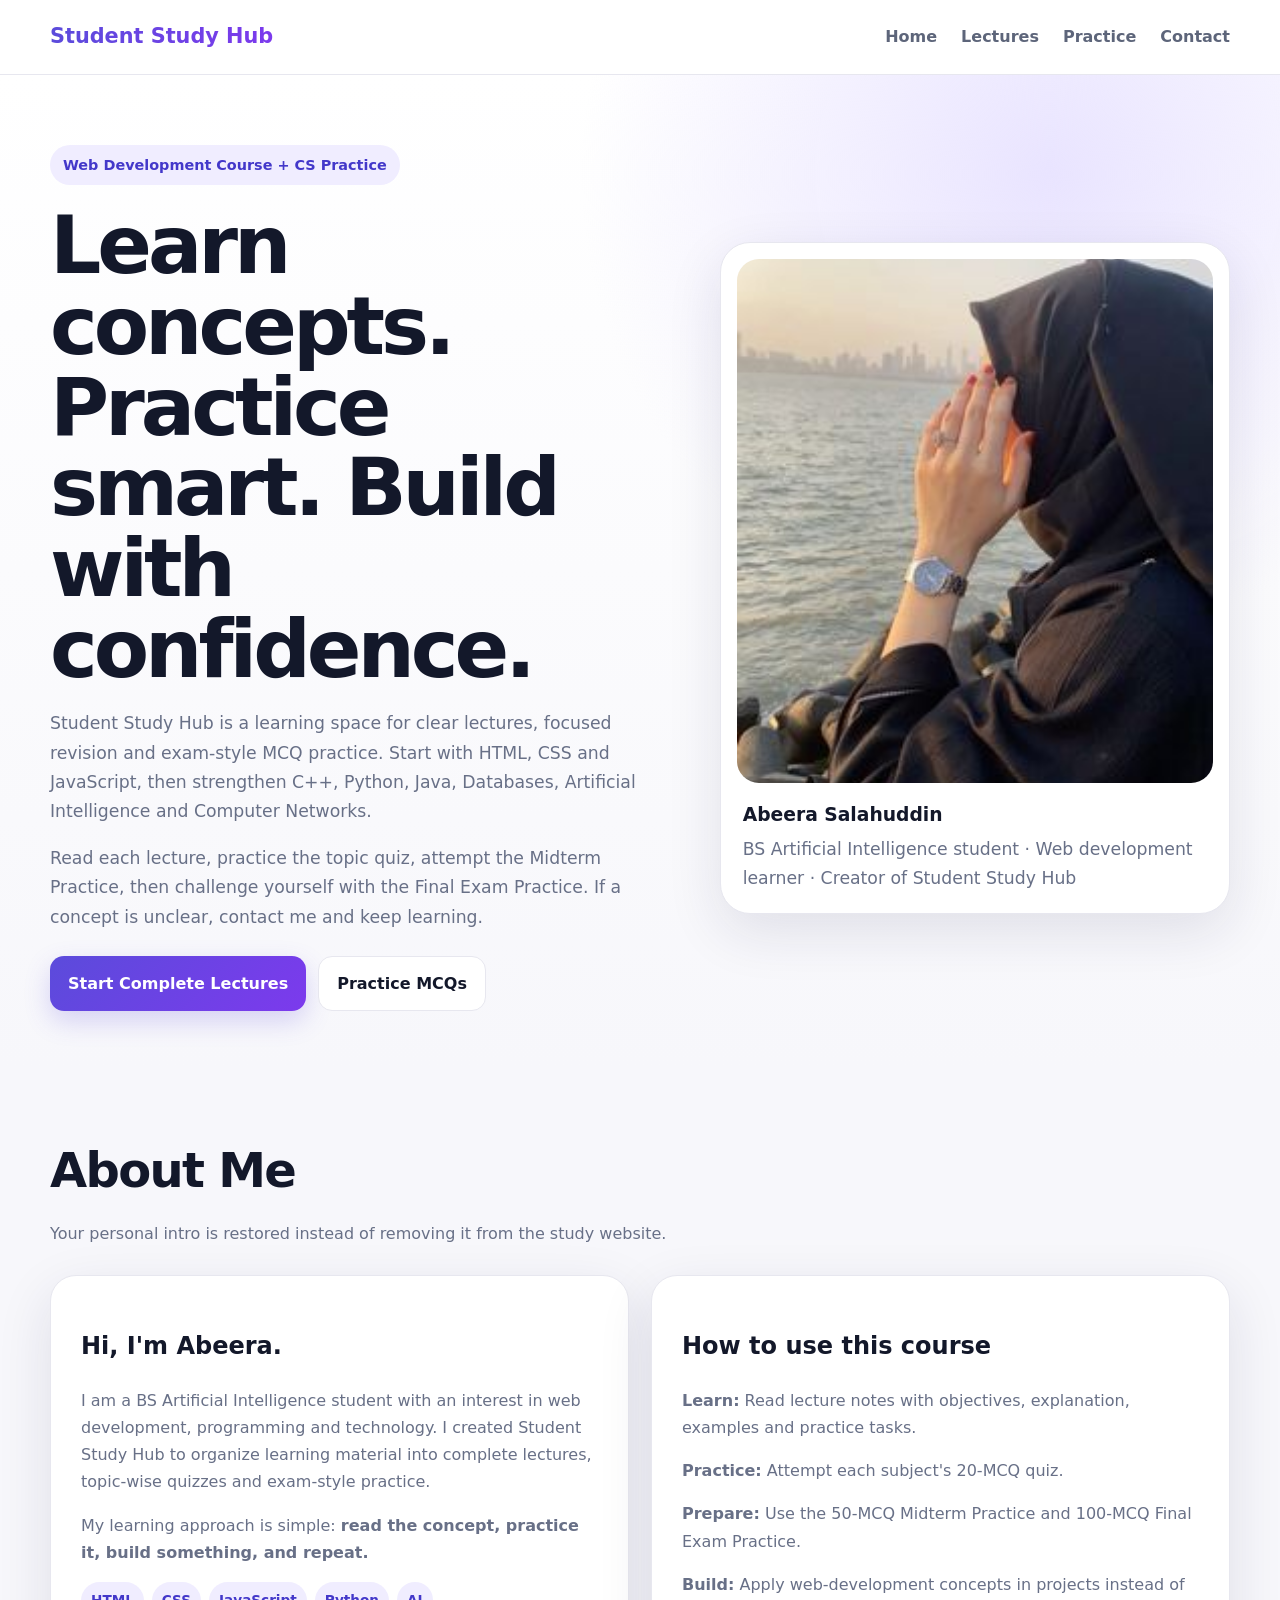
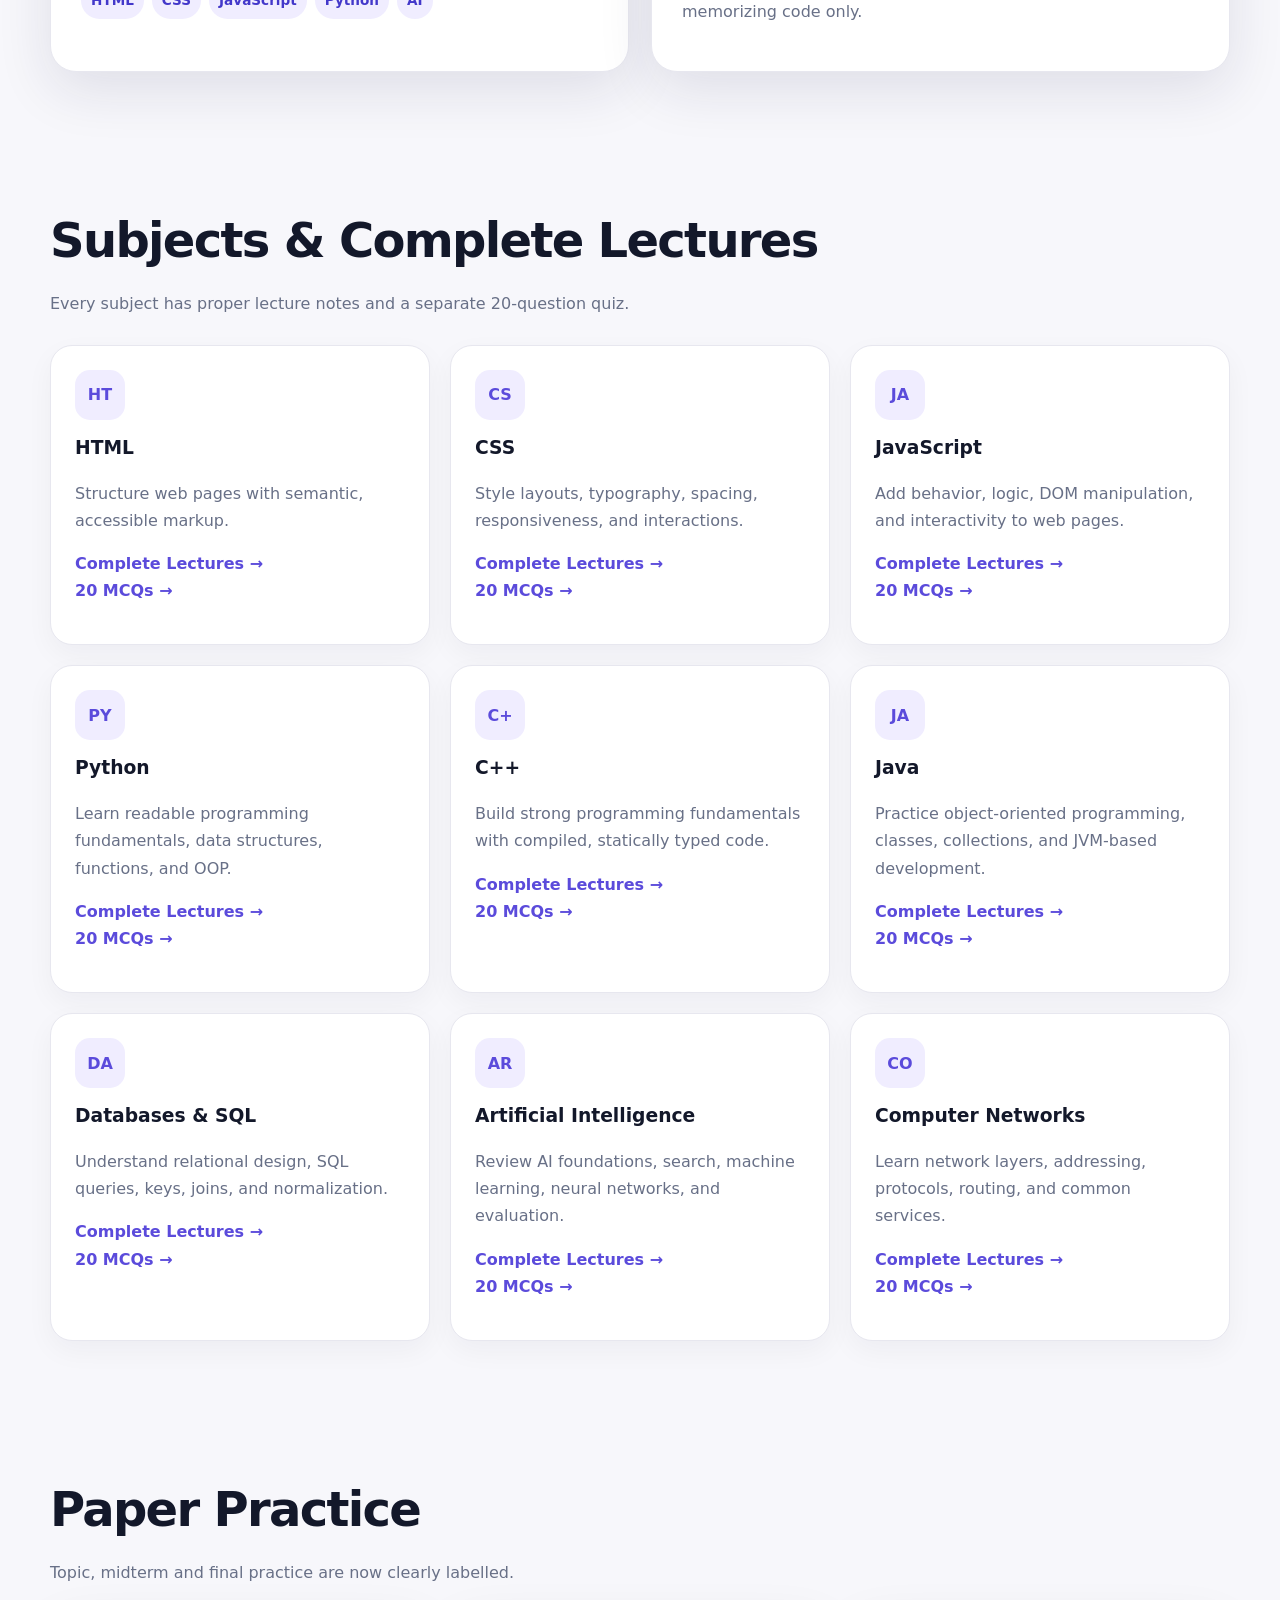
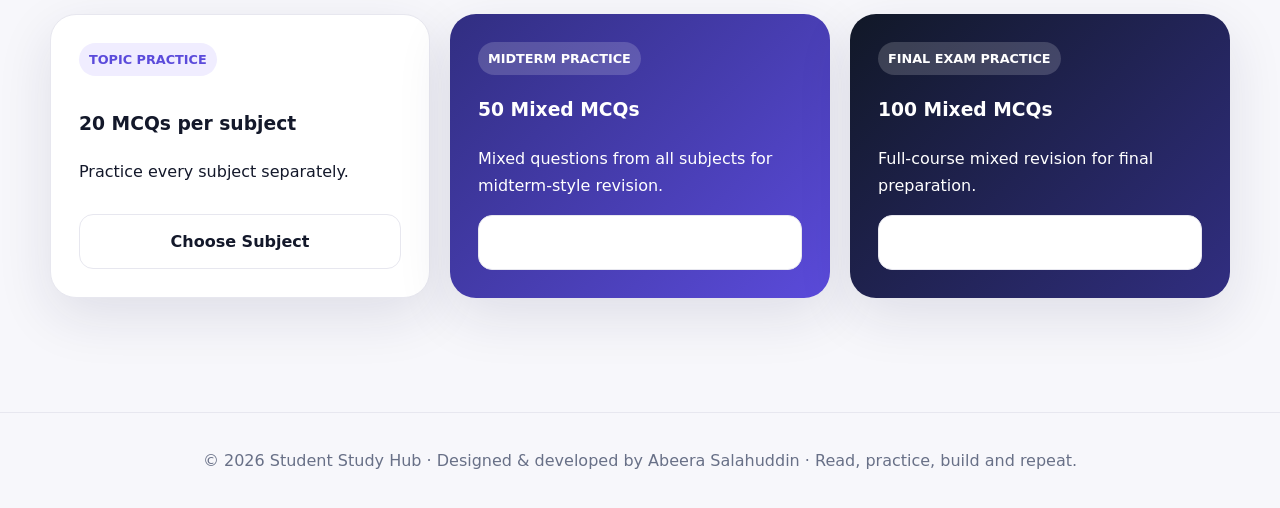
<file: index.html>
<!doctype html><html lang="en"><head><meta charset="utf-8"><meta name="viewport" content="width=device-width,initial-scale=1"><title>Student Study Hub</title><link rel="stylesheet" href="style.css"></head><body><header class="navbar"><div class="container nav-inner"><a class="brand" href="index.html">Student Study Hub</a><button class="menu">☰</button><nav class="nav-links"><a href="index.html">Home</a><a href="notes.html">Lectures</a><a href="quizzes.html">Practice</a><a href="contact.html">Contact</a></nav></div></header><main>
<section class="hero"><div class="container hero-grid"><div class="reveal"><span class="kicker">Web Development Course + CS Practice</span><h1>Learn concepts. Practice smart. Build with confidence.</h1><p>Student Study Hub is a learning space for clear lectures, focused revision and exam-style MCQ practice. Start with HTML, CSS and JavaScript, then strengthen C++, Python, Java, Databases, Artificial Intelligence and Computer Networks.</p><p>Read each lecture, practice the topic quiz, attempt the Midterm Practice, then challenge yourself with the Final Exam Practice. If a concept is unclear, contact me and keep learning.</p><div class="buttons"><a class="btn primary" href="notes.html">Start Complete Lectures</a><a class="btn secondary" href="quizzes.html">Practice MCQs</a></div></div><div class="intro-card reveal"><div class="profile"><img src="assets/profile.jpg" alt="Abeera Salahuddin"></div><div class="caption"><h3>Abeera Salahuddin</h3><p>BS Artificial Intelligence student · Web development learner · Creator of Student Study Hub</p></div></div></div></section>
<section class="section"><div class="container"><h2 class="section-title">About Me</h2><p class="section-sub">Your personal intro is restored instead of removing it from the study website.</p><div class="about"><article class="panel reveal"><h2>Hi, I'm Abeera.</h2><p>I am a BS Artificial Intelligence student with an interest in web development, programming and technology. I created Student Study Hub to organize learning material into complete lectures, topic-wise quizzes and exam-style practice.</p><p>My learning approach is simple: <b>read the concept, practice it, build something, and repeat.</b></p><div class="skills"><span class="skill">HTML</span><span class="skill">CSS</span><span class="skill">JavaScript</span><span class="skill">Python</span><span class="skill">AI</span></div></article><article class="panel reveal"><h2>How to use this course</h2><p><b>Learn:</b> Read lecture notes with objectives, explanation, examples and practice tasks.</p><p><b>Practice:</b> Attempt each subject's 20-MCQ quiz.</p><p><b>Prepare:</b> Use the 50-MCQ Midterm Practice and 100-MCQ Final Exam Practice.</p><p><b>Build:</b> Apply web-development concepts in projects instead of memorizing code only.</p></article></div></div></section>
<section class="section"><div class="container"><h2 class="section-title">Subjects & Complete Lectures</h2><p class="section-sub">Every subject has proper lecture notes and a separate 20-question quiz.</p><div id="subjectGrid" class="grid"></div></div></section>
<section class="section"><div class="container"><h2 class="section-title">Paper Practice</h2><p class="section-sub">Topic, midterm and final practice are now clearly labelled.</p><div class="exam-grid"><article class="exam topic reveal"><span class="badge">TOPIC PRACTICE</span><div><h3>20 MCQs per subject</h3><p>Practice every subject separately.</p></div><a class="btn secondary" href="quizzes.html">Choose Subject</a></article><article class="exam mid reveal"><span class="badge">MIDTERM PRACTICE</span><div><h3>50 Mixed MCQs</h3><p>Mixed questions from all subjects for midterm-style revision.</p></div><a class="btn secondary" href="quizzes.html?subject=all&count=50">Start 50 MCQs</a></article><article class="exam final reveal"><span class="badge">FINAL EXAM PRACTICE</span><div><h3>100 Mixed MCQs</h3><p>Full-course mixed revision for final preparation.</p></div><a class="btn secondary" href="quizzes.html?subject=all&count=100">Start 100 MCQs</a></article></div></div></section>
</main><footer>© 2026 Student Study Hub · Designed & developed by Abeera Salahuddin · Read, practice, build and repeat.</footer><script src="data.js"></script><script src="script.js"></script></body></html>
<!-- redeploy -->
</file>
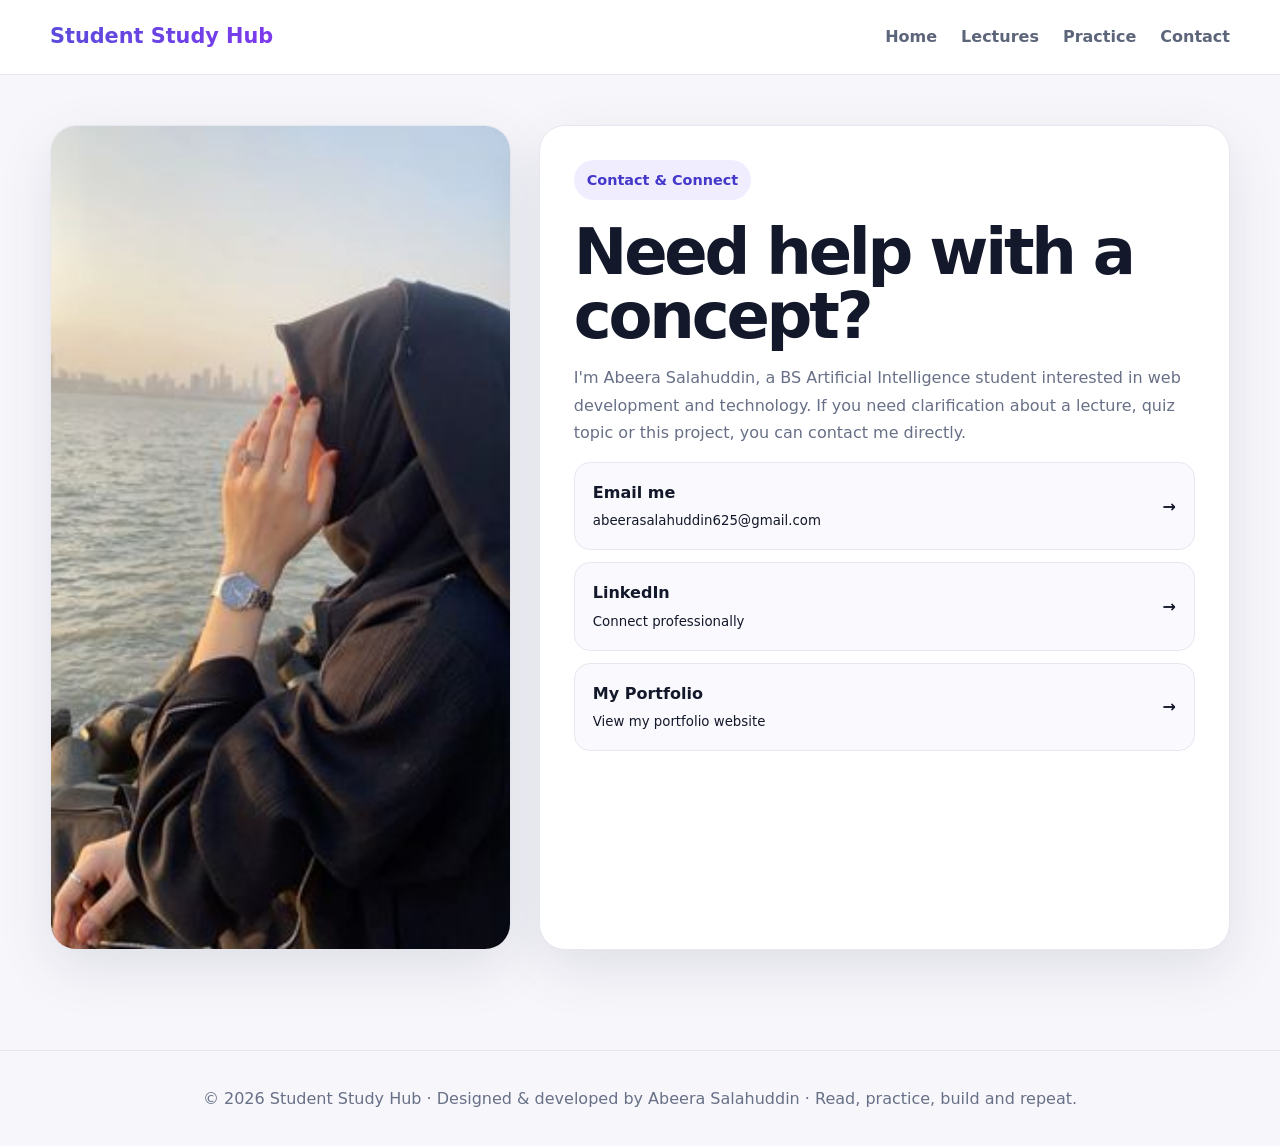
<file: contact.html>
<!doctype html><html lang="en"><head><meta charset="utf-8"><meta name="viewport" content="width=device-width,initial-scale=1"><title>Contact | Student Study Hub</title><link rel="stylesheet" href="style.css"></head><body><header class="navbar"><div class="container nav-inner"><a class="brand" href="index.html">Student Study Hub</a><button class="menu">☰</button><nav class="nav-links"><a href="index.html">Home</a><a href="notes.html">Lectures</a><a href="quizzes.html">Practice</a><a href="contact.html">Contact</a></nav></div></header><main><section class="page"><div class="container"><div class="contact"><div class="contact-photo reveal"><img src="assets/profile.jpg" alt="Abeera Salahuddin"></div><div class="contact-panel reveal"><span class="kicker">Contact & Connect</span><h1>Need help with a concept?</h1><p>I'm Abeera Salahuddin, a BS Artificial Intelligence student interested in web development and technology. If you need clarification about a lecture, quiz topic or this project, you can contact me directly.</p><a class="contact-item" href="mailto:abeerasalahuddin625@gmail.com"><span><b>Email me</b><br><small>abeerasalahuddin625@gmail.com</small></span><b>→</b></a><a class="contact-item" href="https://www.linkedin.com/in/abeera-salahuddin-80b7b9400/" target="_blank" rel="noopener"><span><b>LinkedIn</b><br><small>Connect professionally</small></span><b>→</b></a><a class="contact-item" href="https://abeera2449.github.io/abeera-portfolio/" target="_blank" rel="noopener"><span><b>My Portfolio</b><br><small>View my portfolio website</small></span><b>→</b></a></div></div></div></section></main><footer>© 2026 Student Study Hub · Designed & developed by Abeera Salahuddin · Read, practice, build and repeat.</footer><script src="script.js"></script></body></html>
</file>
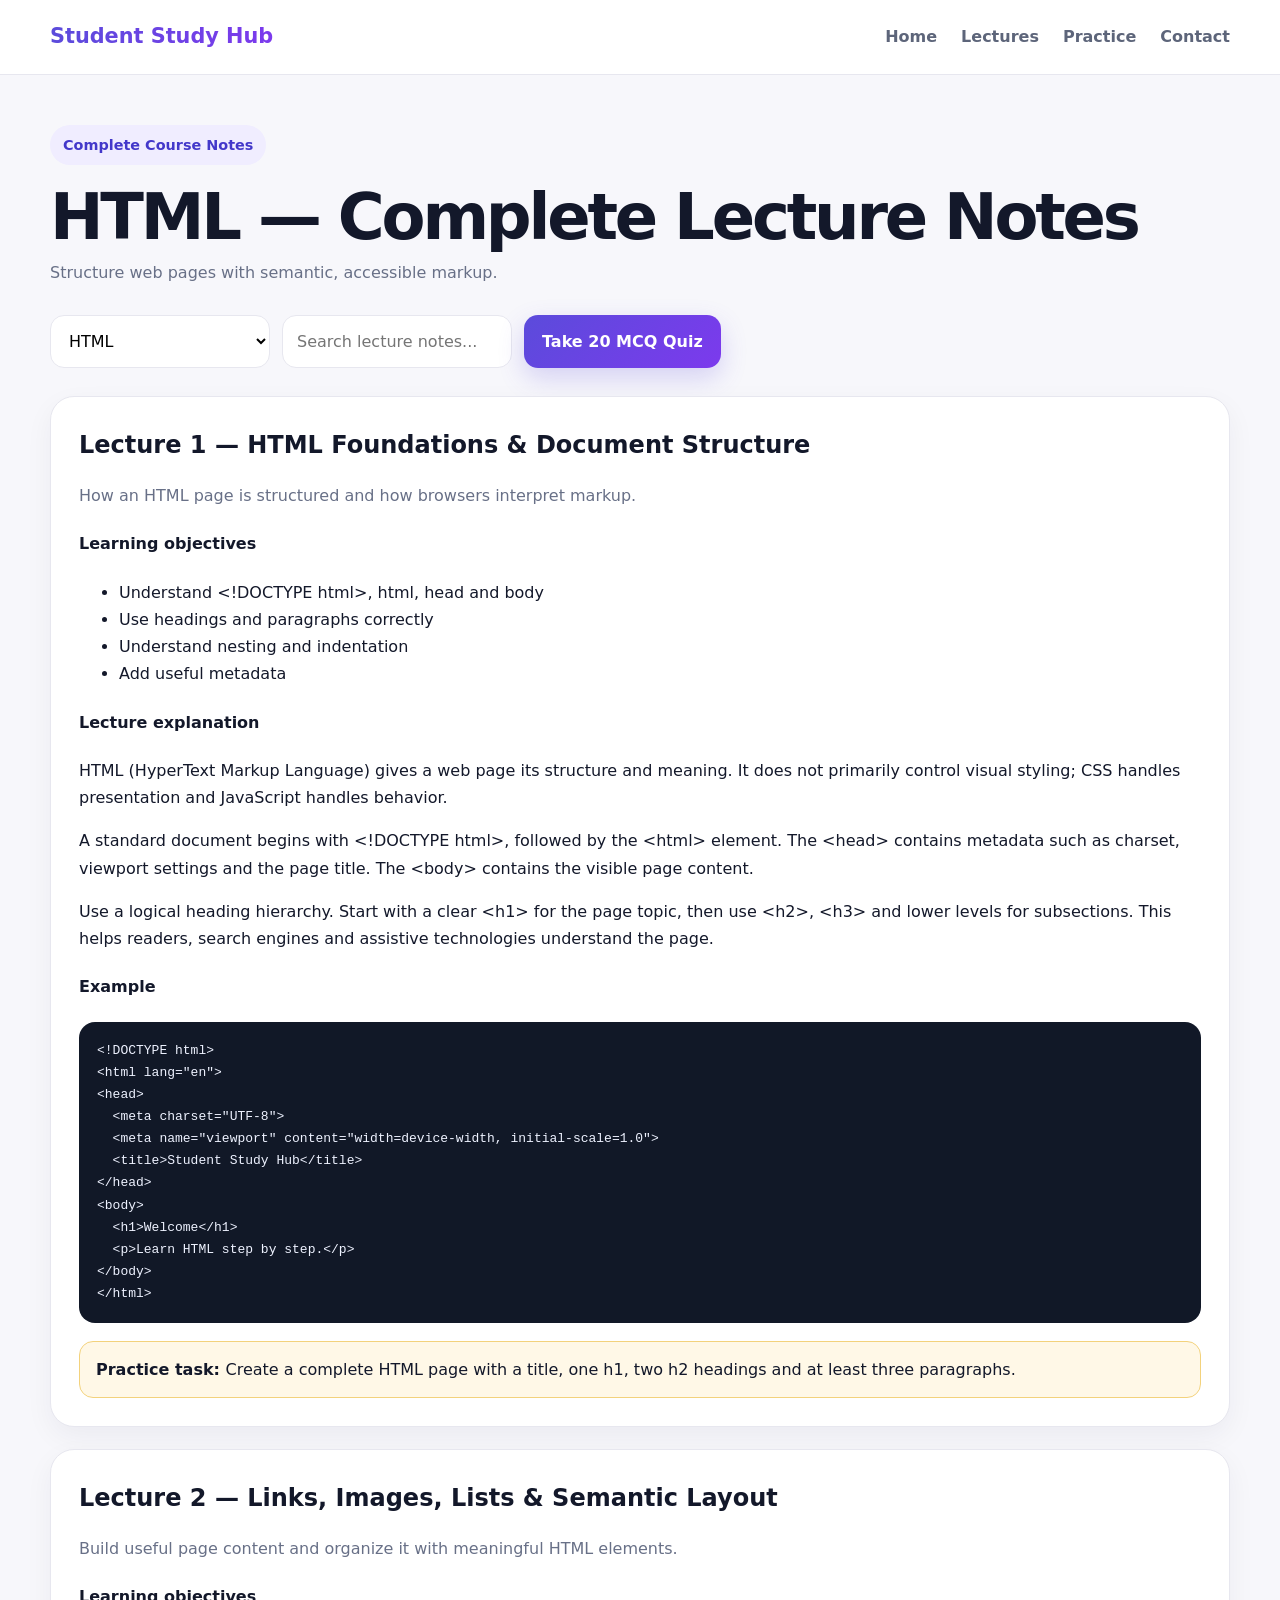
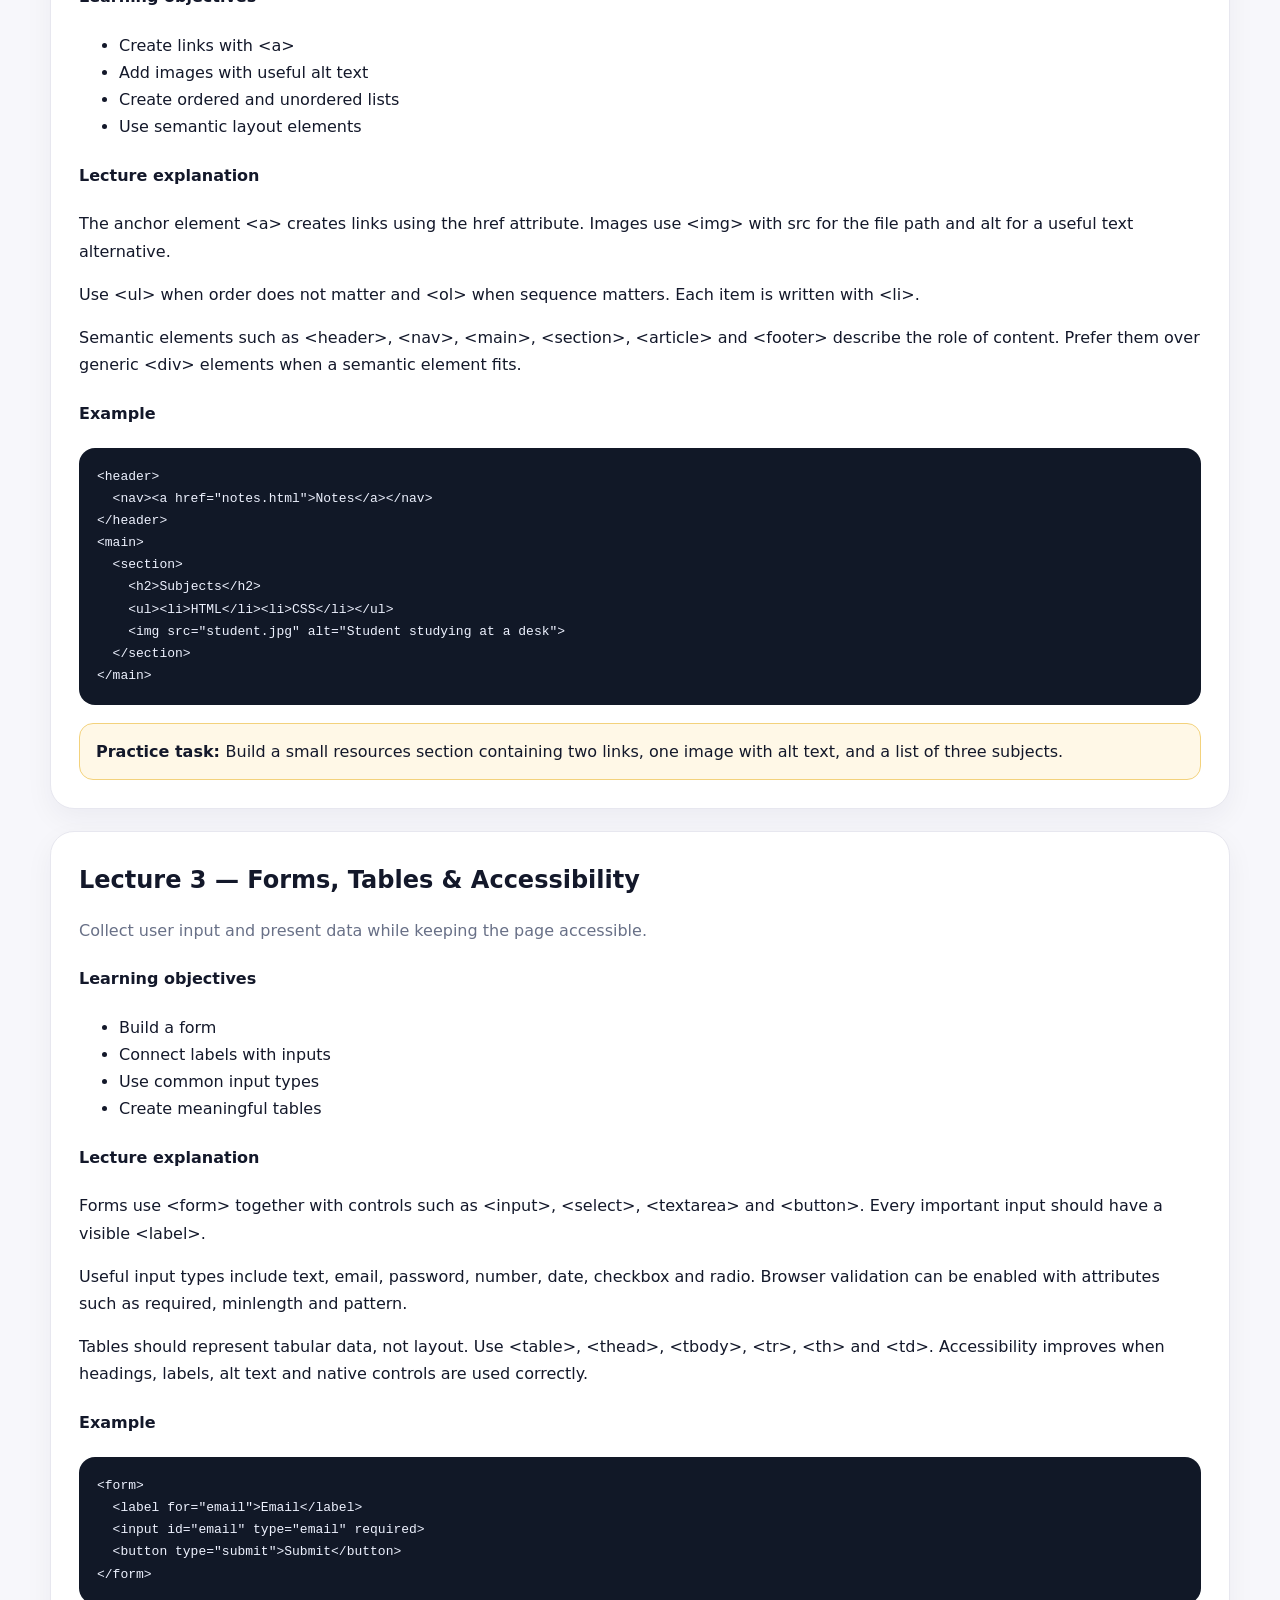
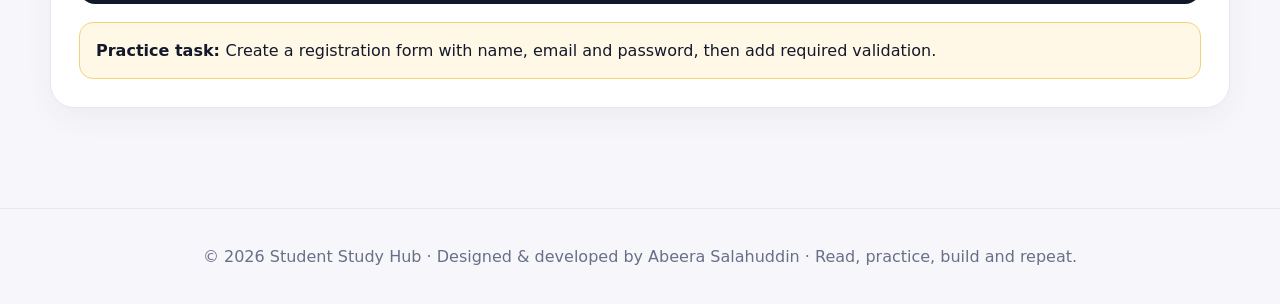
<file: notes.html>
<!doctype html><html lang="en"><head><meta charset="utf-8"><meta name="viewport" content="width=device-width,initial-scale=1"><title>Complete Lectures | Student Study Hub</title><link rel="stylesheet" href="style.css"></head><body><header class="navbar"><div class="container nav-inner"><a class="brand" href="index.html">Student Study Hub</a><button class="menu">☰</button><nav class="nav-links"><a href="index.html">Home</a><a href="notes.html">Lectures</a><a href="quizzes.html">Practice</a><a href="contact.html">Contact</a></nav></div></header><main><section class="page"><div class="container"><span class="kicker">Complete Course Notes</span><h1 id="notesTitle">Complete Lecture Notes</h1><p id="notesDesc" class="section-sub"></p><div class="controls"><select id="subjectSelect"></select><input id="noteSearch" type="search" placeholder="Search lecture notes..."><a id="notesQuiz" class="btn primary" href="quizzes.html">Take 20 MCQ Quiz</a></div><div id="lectureList" class="lectures"></div></div></section></main><footer>© 2026 Student Study Hub · Designed & developed by Abeera Salahuddin · Read, practice, build and repeat.</footer><script src="data.js"></script><script src="lectures.js"></script><script src="script.js"></script></body></html>
</file>
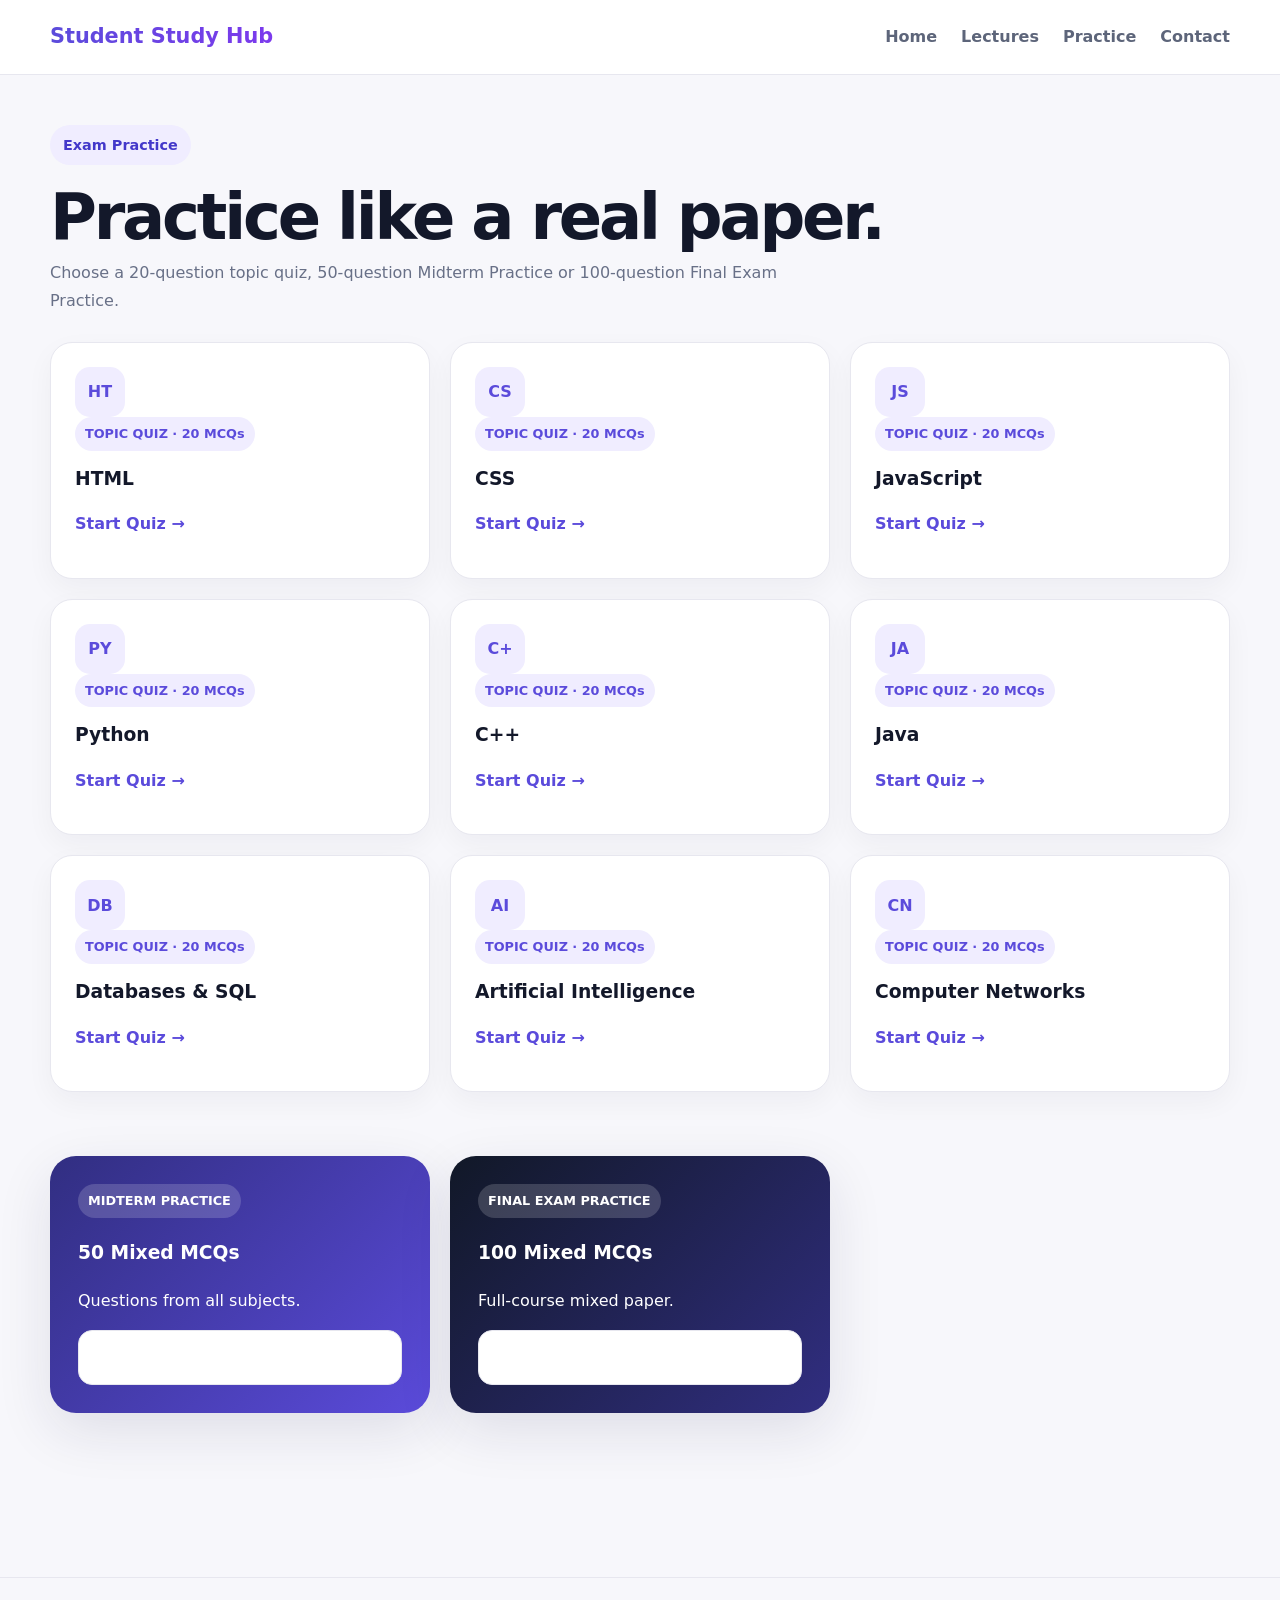
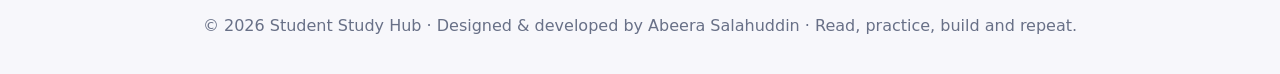
<file: quizzes.html>
<!doctype html><html lang="en"><head><meta charset="utf-8"><meta name="viewport" content="width=device-width,initial-scale=1"><title>Practice MCQs | Student Study Hub</title><link rel="stylesheet" href="style.css"></head><body><header class="navbar"><div class="container nav-inner"><a class="brand" href="index.html">Student Study Hub</a><button class="menu">☰</button><nav class="nav-links"><a href="index.html">Home</a><a href="notes.html">Lectures</a><a href="quizzes.html">Practice</a><a href="contact.html">Contact</a></nav></div></header><main><section class="page"><div class="container"><div id="quizMenu"><span class="kicker">Exam Practice</span><h1>Practice like a real paper.</h1><p class="section-sub">Choose a 20-question topic quiz, 50-question Midterm Practice or 100-question Final Exam Practice.</p><div class="grid"><article class="card reveal"><div class="icon">HT</div><span class="badge" style="background:var(--soft);color:var(--p)">TOPIC QUIZ · 20 MCQs</span><h3>HTML</h3><p><a class="link" href="quizzes.html?subject=html&count=20">Start Quiz →</a></p></article><article class="card reveal"><div class="icon">CS</div><span class="badge" style="background:var(--soft);color:var(--p)">TOPIC QUIZ · 20 MCQs</span><h3>CSS</h3><p><a class="link" href="quizzes.html?subject=css&count=20">Start Quiz →</a></p></article><article class="card reveal"><div class="icon">JS</div><span class="badge" style="background:var(--soft);color:var(--p)">TOPIC QUIZ · 20 MCQs</span><h3>JavaScript</h3><p><a class="link" href="quizzes.html?subject=javascript&count=20">Start Quiz →</a></p></article><article class="card reveal"><div class="icon">PY</div><span class="badge" style="background:var(--soft);color:var(--p)">TOPIC QUIZ · 20 MCQs</span><h3>Python</h3><p><a class="link" href="quizzes.html?subject=python&count=20">Start Quiz →</a></p></article><article class="card reveal"><div class="icon">C+</div><span class="badge" style="background:var(--soft);color:var(--p)">TOPIC QUIZ · 20 MCQs</span><h3>C++</h3><p><a class="link" href="quizzes.html?subject=cpp&count=20">Start Quiz →</a></p></article><article class="card reveal"><div class="icon">JA</div><span class="badge" style="background:var(--soft);color:var(--p)">TOPIC QUIZ · 20 MCQs</span><h3>Java</h3><p><a class="link" href="quizzes.html?subject=java&count=20">Start Quiz →</a></p></article><article class="card reveal"><div class="icon">DB</div><span class="badge" style="background:var(--soft);color:var(--p)">TOPIC QUIZ · 20 MCQs</span><h3>Databases & SQL</h3><p><a class="link" href="quizzes.html?subject=databases&count=20">Start Quiz →</a></p></article><article class="card reveal"><div class="icon">AI</div><span class="badge" style="background:var(--soft);color:var(--p)">TOPIC QUIZ · 20 MCQs</span><h3>Artificial Intelligence</h3><p><a class="link" href="quizzes.html?subject=ai&count=20">Start Quiz →</a></p></article><article class="card reveal"><div class="icon">CN</div><span class="badge" style="background:var(--soft);color:var(--p)">TOPIC QUIZ · 20 MCQs</span><h3>Computer Networks</h3><p><a class="link" href="quizzes.html?subject=networks&count=20">Start Quiz →</a></p></article></div><section class="section"><div class="exam-grid"><article class="exam mid reveal"><span class="badge">MIDTERM PRACTICE</span><div><h3>50 Mixed MCQs</h3><p>Questions from all subjects.</p></div><a class="btn secondary" href="?subject=all&count=50">Start Midterm Practice</a></article><article class="exam final reveal"><span class="badge">FINAL EXAM PRACTICE</span><div><h3>100 Mixed MCQs</h3><p>Full-course mixed paper.</p></div><a class="btn secondary" href="?subject=all&count=100">Start Final Practice</a></article></div></section></div><div id="quizApp" class="quiz-shell"></div></div></section></main><footer>© 2026 Student Study Hub · Designed & developed by Abeera Salahuddin · Read, practice, build and repeat.</footer><script>if(new URLSearchParams(location.search).has("subject"))document.getElementById("quizMenu").style.display="none";else document.getElementById("quizApp").style.display="none";</script><script src="data.js"></script><script src="script.js"></script></body></html>
</file>
<file: style.css>
:root{--bg:#f7f7fb;--paper:#fff;--ink:#13182a;--muted:#687087;--p:#5b4bdb;--p2:#7c3aed;--line:#e7e7ef;--soft:#f0edff;--shadow:0 18px 55px rgba(30,24,75,.11);--r:22px;--max:1180px}
*{box-sizing:border-box}html{scroll-behavior:smooth}body{margin:0;font-family:Inter,system-ui,-apple-system,"Segoe UI",sans-serif;background:var(--bg);color:var(--ink);line-height:1.7}a{text-decoration:none;color:inherit}.container{width:min(var(--max),calc(100% - 32px));margin:auto}
.navbar{position:sticky;top:0;z-index:30;background:rgba(255,255,255,.95);backdrop-filter:blur(14px);border-bottom:1px solid var(--line)}.nav-inner{min-height:74px;display:flex;align-items:center;justify-content:space-between}.brand{font-size:1.3rem;font-weight:900;background:linear-gradient(90deg,var(--p),var(--p2));-webkit-background-clip:text;background-clip:text;color:transparent}.nav-links{display:flex;gap:24px;font-weight:800;color:#5d657a}.nav-links a{position:relative}.nav-links a:after{content:"";position:absolute;left:0;right:100%;bottom:-7px;height:3px;background:linear-gradient(90deg,var(--p),var(--p2));transition:.25s}.nav-links a:hover:after{right:0}.menu{display:none;border:0;background:none;font-size:1.5rem}
.hero{padding:70px 0 55px;background:radial-gradient(circle at 82% 10%,#e9e4ff 0,transparent 34%),linear-gradient(#fff,#f7f7fb)}.hero-grid{display:grid;grid-template-columns:1.1fr .9fr;gap:46px;align-items:center}.kicker{display:inline-flex;padding:8px 13px;border-radius:999px;background:var(--soft);color:#4338ca;font-weight:850;font-size:.9rem}h1{font-size:clamp(2.6rem,6.3vw,5.1rem);line-height:1;letter-spacing:-.05em;margin:20px 0}.hero p{color:var(--muted);font-size:1.08rem}.buttons{display:flex;gap:12px;flex-wrap:wrap;margin-top:24px}.btn{display:inline-flex;align-items:center;justify-content:center;border:0;border-radius:14px;padding:13px 18px;font-weight:850;cursor:pointer;transition:.25s}.primary{color:white;background:linear-gradient(135deg,var(--p),var(--p2));box-shadow:0 10px 26px rgba(91,75,219,.22)}.secondary{background:#fff;border:1px solid var(--line)}.btn:hover{transform:translateY(-3px);box-shadow:var(--shadow)}
.intro-card{background:#fff;border:1px solid var(--line);border-radius:30px;padding:16px;box-shadow:var(--shadow);animation:float 5s ease-in-out infinite}.profile{aspect-ratio:4/4.4;border-radius:22px;overflow:hidden;background:#ececf6}.profile img{width:100%;height:100%;object-fit:cover;object-position:center}.caption{padding:16px 6px 4px}.caption h3{margin:0}.caption p{color:var(--muted);margin:4px 0 0}
.section{padding:64px 0}.section-title{font-size:clamp(2rem,4vw,3rem);letter-spacing:-.035em;margin:0}.section-sub{color:var(--muted);max-width:760px;margin:8px 0 28px}.grid{display:grid;grid-template-columns:repeat(3,1fr);gap:20px}
.card{position:relative;background:#fff;border:1px solid var(--line);border-radius:var(--r);padding:24px;overflow:hidden;box-shadow:0 10px 28px rgba(25,23,55,.045);transition:.3s}.card:before{content:"";position:absolute;left:0;top:0;bottom:0;width:4px;background:linear-gradient(var(--p),var(--p2));transform:scaleY(0);transform-origin:bottom;transition:.3s}.card:hover{transform:translateY(-10px) scale(1.015);box-shadow:var(--shadow);border-color:#d3ccff}.card:hover:before{transform:scaleY(1)}.card h3{margin:12px 0 8px}.card p{color:var(--muted)}.icon{width:50px;height:50px;border-radius:15px;background:var(--soft);display:grid;place-items:center;font-weight:900;color:var(--p)}.link{font-weight:850;color:var(--p)}
.about{display:grid;grid-template-columns:1fr 1fr;gap:22px}.panel{background:#fff;border:1px solid var(--line);border-radius:26px;padding:30px;box-shadow:var(--shadow)}.panel p{color:var(--muted)}.skills{display:flex;gap:8px;flex-wrap:wrap}.skill{padding:7px 10px;border-radius:999px;background:var(--soft);color:#4338ca;font-weight:800;font-size:.85rem}
.exam-grid{display:grid;grid-template-columns:repeat(3,1fr);gap:20px}.exam{border-radius:26px;padding:28px;min-height:250px;display:flex;flex-direction:column;justify-content:space-between;box-shadow:var(--shadow);transition:.3s}.exam:hover{transform:translateY(-9px) rotate(-.3deg)}.topic{background:#fff;border:1px solid var(--line)}.mid{background:linear-gradient(135deg,#312e81,#5b4bdb);color:#fff}.final{background:linear-gradient(135deg,#111827,#312e81);color:#fff}.badge{display:inline-flex;align-self:flex-start;padding:6px 10px;border-radius:999px;font-size:.8rem;font-weight:900;background:rgba(255,255,255,.17)}.topic .badge{background:var(--soft);color:var(--p)}
.page{padding:50px 0}.page h1{font-size:clamp(2.5rem,5vw,4.3rem);margin-bottom:10px}.controls{display:flex;gap:12px;flex-wrap:wrap;margin:20px 0 28px}select,input{font:inherit;background:#fff;border:1px solid var(--line);border-radius:14px;padding:12px 14px;min-width:220px}
.lectures{display:grid;gap:22px}.lecture{background:#fff;border:1px solid var(--line);border-radius:24px;padding:28px;box-shadow:0 10px 28px rgba(25,23,55,.05);transition:.28s}.lecture:hover{transform:translateY(-6px);box-shadow:var(--shadow)}.lecture h2{margin:0}.lecture .summary{color:var(--muted)}.lecture pre{white-space:pre-wrap;background:#111827;color:#eef2ff;padding:18px;border-radius:16px;overflow:auto}.practice{background:#fff8e7;border:1px solid #f3d27c;border-radius:14px;padding:14px 16px;margin-top:18px}
.quiz-shell{max-width:850px;margin:auto}.quiz-card{background:#fff;border:1px solid var(--line);border-radius:26px;padding:28px;box-shadow:var(--shadow)}.quiz-meta{display:flex;justify-content:space-between;color:var(--muted);font-weight:800}.progress{height:10px;background:#ececf4;border-radius:99px;overflow:hidden;margin:14px 0 25px}.progress div{height:100%;background:linear-gradient(90deg,var(--p),var(--p2))}.question{font-size:1.3rem;font-weight:900;margin-bottom:18px}.options{display:grid;gap:12px}.option{padding:14px 16px;border-radius:14px;border:1px solid var(--line);background:white;text-align:left;cursor:pointer;transition:.2s}.option:hover,.option.selected{background:var(--soft);border-color:#bbb2ff;transform:translateX(4px)}.quiz-controls{display:flex;justify-content:space-between;gap:12px;margin-top:20px}.result{text-align:center}.score{font-size:4rem;font-weight:950;color:var(--p)}.review{display:grid;gap:12px;margin-top:22px;text-align:left}.review-item{background:#f8f8fc;border:1px solid var(--line);border-radius:14px;padding:14px}.good{color:#047857}.bad{color:#b42318}
.contact{display:grid;grid-template-columns:.8fr 1.2fr;gap:28px}.contact-photo,.contact-panel{background:#fff;border:1px solid var(--line);border-radius:26px;box-shadow:var(--shadow);overflow:hidden}.contact-photo img{width:100%;height:100%;min-height:440px;object-fit:cover}.contact-panel{padding:34px}.contact-panel p{color:var(--muted)}.contact-item{display:flex;justify-content:space-between;align-items:center;gap:12px;padding:16px 18px;margin-top:12px;border:1px solid var(--line);border-radius:16px;background:#fafafe;transition:.25s}.contact-item:hover{transform:translateX(7px);background:var(--soft);border-color:#c9c2ff}
footer{text-align:center;padding:34px 16px;border-top:1px solid var(--line);color:var(--muted);margin-top:50px}
.reveal{opacity:0;transform:translateY(26px) scale(.985);transition:opacity .65s,transform .65s}.reveal.show{opacity:1;transform:none}@keyframes float{0%,100%{transform:translateY(0)}50%{transform:translateY(-8px)}}
@media(prefers-reduced-motion:reduce){*{scroll-behavior:auto!important}.reveal,.card,.exam,.lecture,.intro-card{transition:none!important;animation:none!important}}
@media(max-width:900px){.hero-grid,.about,.contact{grid-template-columns:1fr}.grid,.exam-grid{grid-template-columns:repeat(2,1fr)}.menu{display:block}.nav-links{display:none;position:absolute;top:74px;left:16px;right:16px;background:#fff;padding:18px;border:1px solid var(--line);border-radius:18px;box-shadow:var(--shadow);flex-direction:column}.nav-links.open{display:flex}}
@media(max-width:580px){.grid,.exam-grid{grid-template-columns:1fr}.section{padding:46px 0}.lecture,.quiz-card{padding:20px}}
</file>
